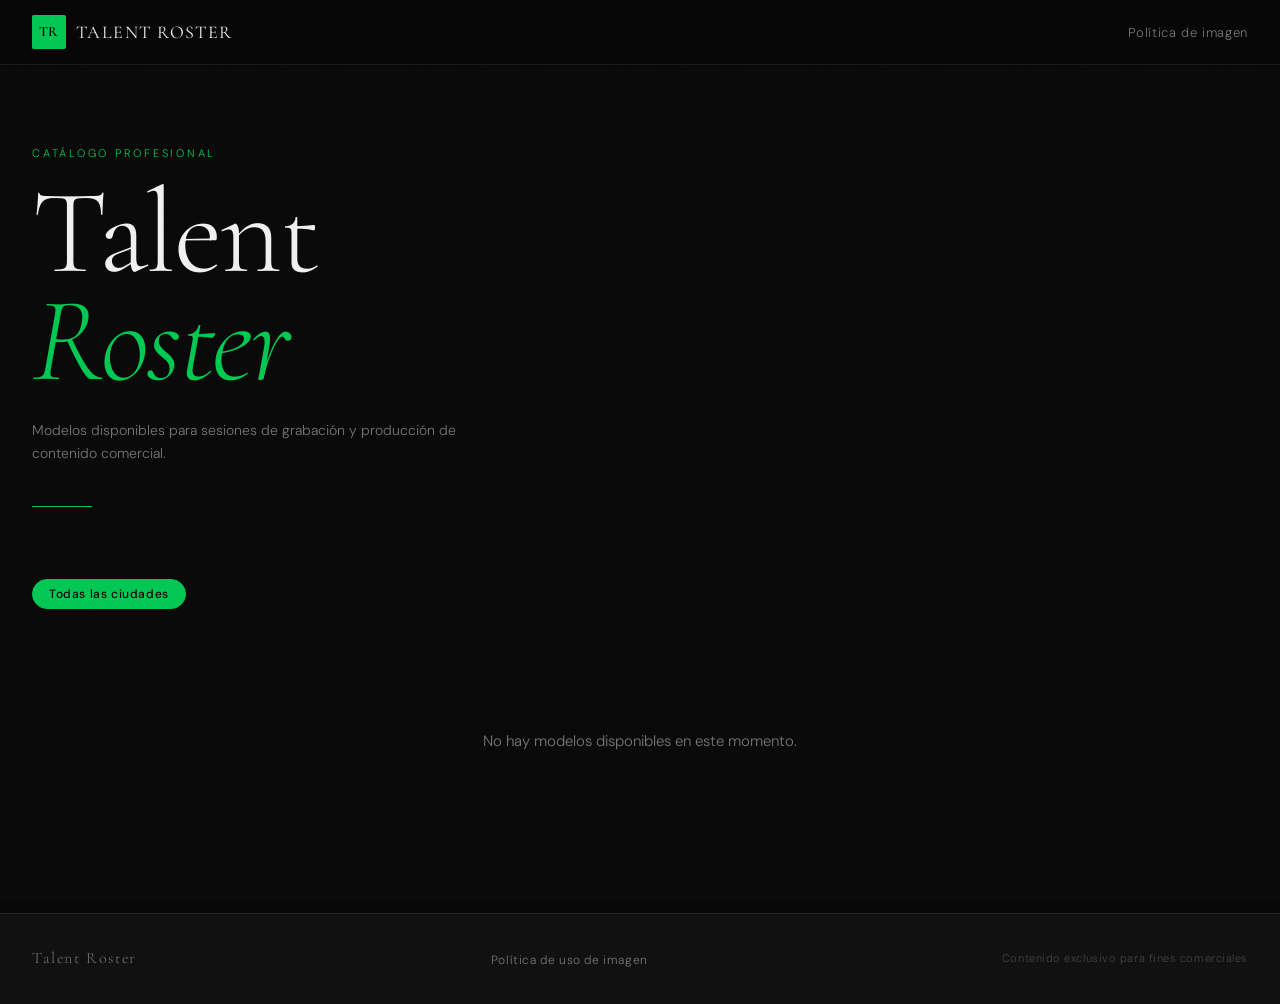
<file: index.html>
<!DOCTYPE html>
<html lang="es">
<head>
  <meta charset="UTF-8"/>
  <meta name="viewport" content="width=device-width, initial-scale=1.0"/>
  <title>Talent Roster</title>
  <link rel="preconnect" href="https://fonts.googleapis.com"/>
  <link rel="preconnect" href="https://fonts.gstatic.com" crossorigin/>
  <link href="https://fonts.googleapis.com/css2?family=Cormorant+Garamond:ital,wght@0,300;0,400;0,600;1,300;1,400&family=DM+Sans:wght@300;400;500&display=swap" rel="stylesheet"/>
  <link rel="stylesheet" href="css/style.css"/>
</head>
<body>

  <div class="noise"></div>

  <header class="site-header">
    <div class="header-inner">
      <div class="logo">
        <span class="logo-mark">TR</span>
        <span class="logo-text">Talent Roster</span>
      </div>
      <nav class="site-nav">
        <a href="pages/privacidad.html">Política de imagen</a>
      </nav>
    </div>
  </header>

  <main>
    <section class="hero">
      <div class="hero-label">Catálogo profesional</div>
      <h1 class="hero-title">Talent<br/><em>Roster</em></h1>
      <p class="hero-sub">Modelos disponibles para sesiones de grabación y producción de contenido comercial.</p>
      <div class="hero-line"></div>
    </section>

    <section class="filters">
      <div class="filters-inner">
        <button class="filter-btn active" data-city="all">Todas las ciudades</button>
        <div class="city-filters" id="cityFilters"></div>
      </div>
    </section>

    <section class="catalog" id="catalog">
      <div class="catalog-grid" id="catalogGrid">
        <!-- Cards generadas por JS -->
      </div>
      <div class="loading-state" id="loadingState">
        <div class="spinner"></div>
        <p>Cargando modelos...</p>
      </div>
      <div class="empty-state hidden" id="emptyState">
        <p>No hay modelos disponibles en este momento.</p>
      </div>
    </section>
  </main>

  <footer class="site-footer">
    <div class="footer-inner">
      <span class="footer-logo">Talent Roster</span>
      <div class="footer-links">
        <a href="pages/privacidad.html">Política de uso de imagen</a>
      </div>
      <span class="footer-copy">Contenido exclusivo para fines comerciales</span>
    </div>
  </footer>

  <script src="js/config.js"></script>
  <script src="js/supabase.js"></script>
  <script src="js/main.js"></script>
</body>
</html>
</file>
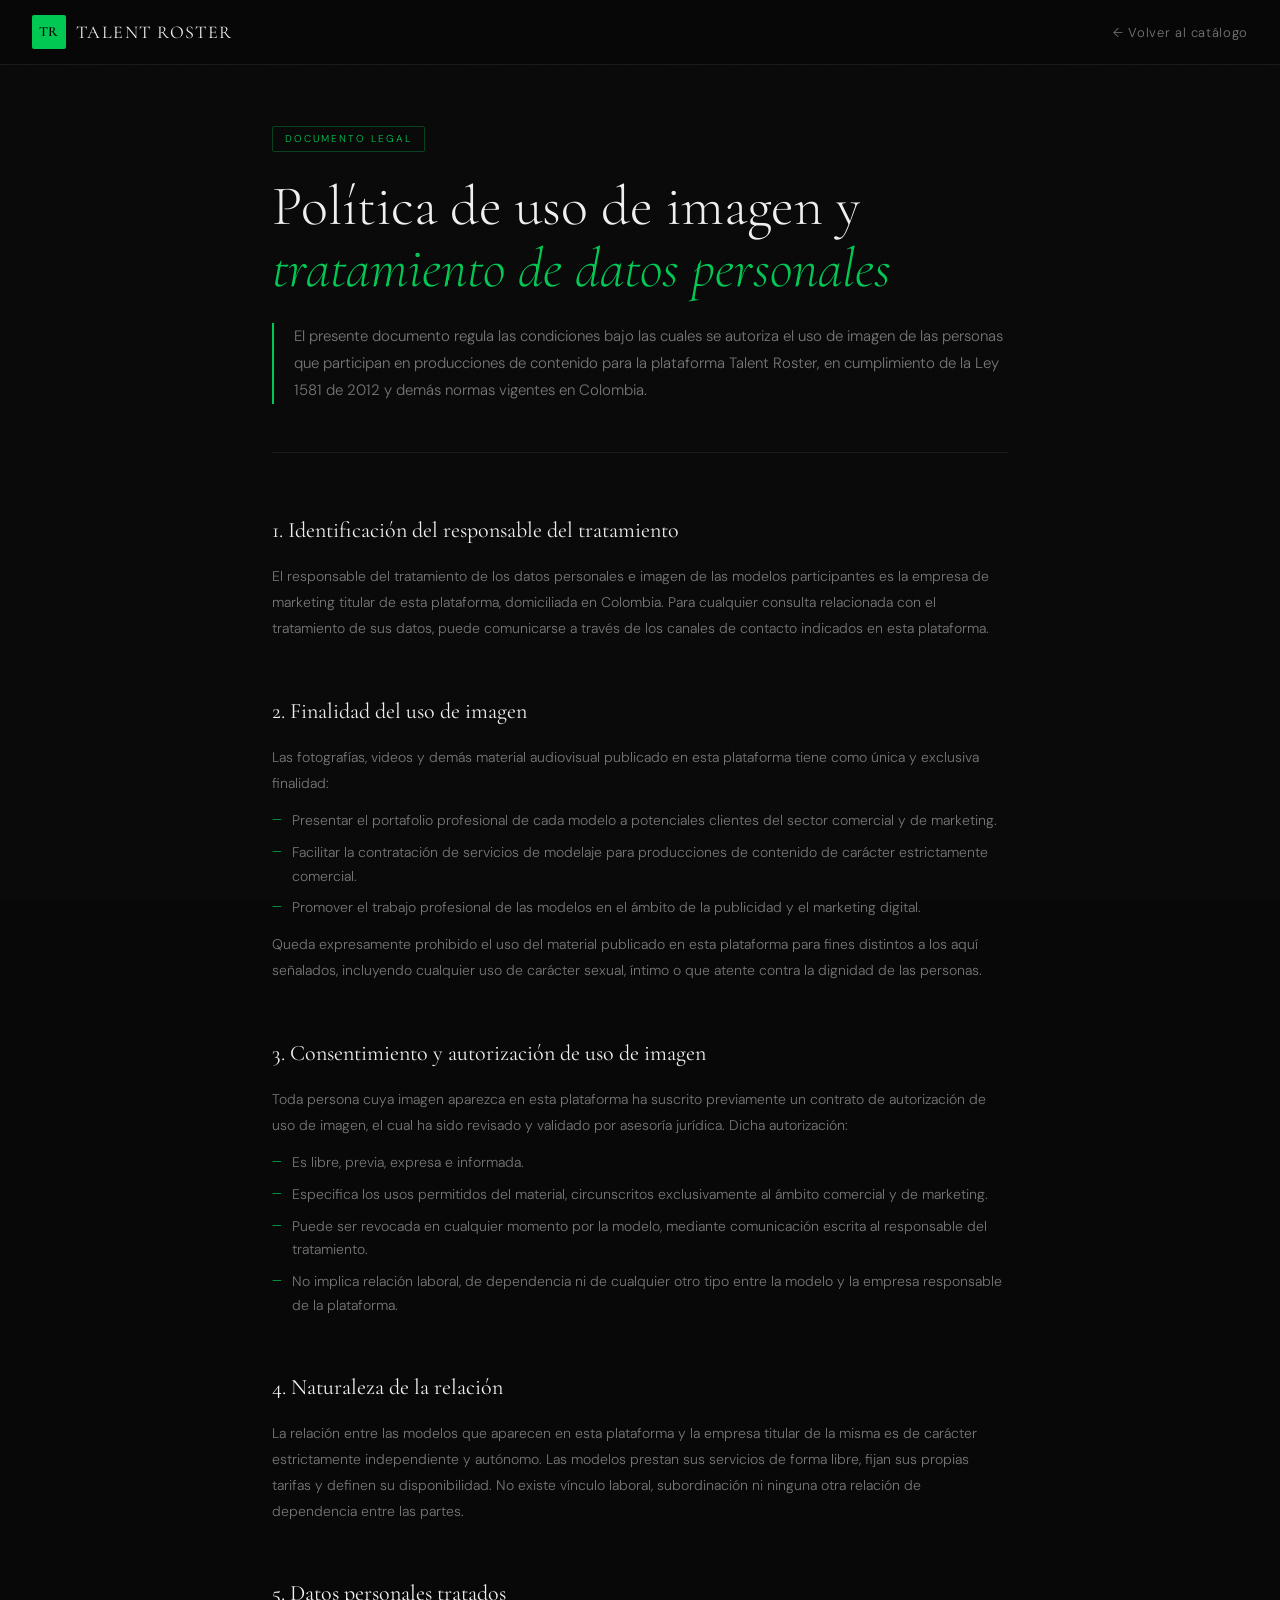
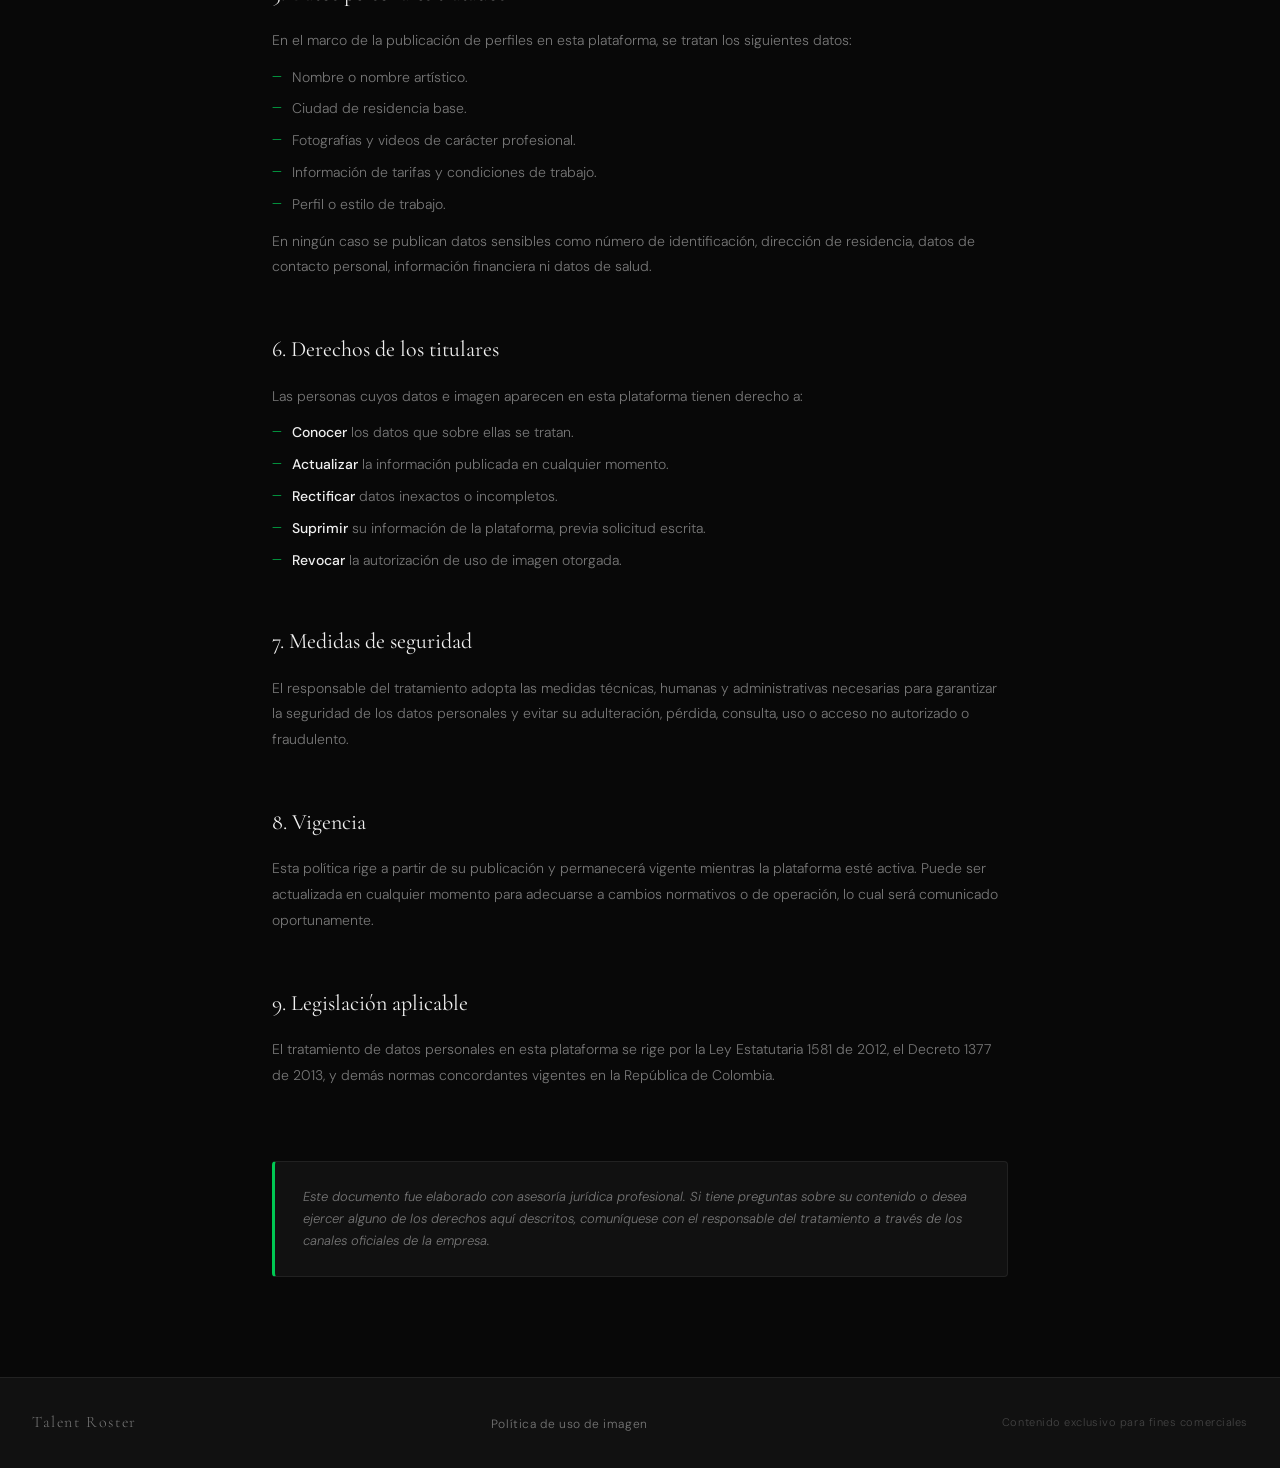
<file: pages/privacidad.html>
<!DOCTYPE html>
<html lang="es">
<head>
  <meta charset="UTF-8"/>
  <meta name="viewport" content="width=device-width, initial-scale=1.0"/>
  <title>Política de Uso de Imagen — Talent Roster</title>
  <link rel="preconnect" href="https://fonts.googleapis.com"/>
  <link rel="preconnect" href="https://fonts.gstatic.com" crossorigin/>
  <link href="https://fonts.googleapis.com/css2?family=Cormorant+Garamond:ital,wght@0,300;0,400;0,600;1,300;1,400&family=DM+Sans:wght@300;400;500&display=swap" rel="stylesheet"/>
  <link rel="stylesheet" href="../css/style.css"/>
  <link rel="stylesheet" href="../css/legal.css"/>
</head>
<body>

  <div class="noise"></div>

  <header class="site-header">
    <div class="header-inner">
      <div class="logo">
        <a href="../index.html" style="display:flex;align-items:center;gap:10px;text-decoration:none;">
          <span class="logo-mark">TR</span>
          <span class="logo-text">Talent Roster</span>
        </a>
      </div>
      <nav class="site-nav">
        <a href="../index.html" class="back-link">← Volver al catálogo</a>
      </nav>
    </div>
  </header>

  <main class="legal-main">
    <div class="legal-header">
      <div class="legal-tag">Documento legal</div>
      <h1>Política de uso de imagen y<br/><em>tratamiento de datos personales</em></h1>
      <p class="legal-intro">El presente documento regula las condiciones bajo las cuales se autoriza el uso de imagen de las personas que participan en producciones de contenido para la plataforma Talent Roster, en cumplimiento de la Ley 1581 de 2012 y demás normas vigentes en Colombia.</p>
    </div>

    <div class="legal-body">

      <div class="legal-section">
        <h2>1. Identificación del responsable del tratamiento</h2>
        <p>El responsable del tratamiento de los datos personales e imagen de las modelos participantes es la empresa de marketing titular de esta plataforma, domiciliada en Colombia. Para cualquier consulta relacionada con el tratamiento de sus datos, puede comunicarse a través de los canales de contacto indicados en esta plataforma.</p>
      </div>

      <div class="legal-section">
        <h2>2. Finalidad del uso de imagen</h2>
        <p>Las fotografías, videos y demás material audiovisual publicado en esta plataforma tiene como única y exclusiva finalidad:</p>
        <ul>
          <li>Presentar el portafolio profesional de cada modelo a potenciales clientes del sector comercial y de marketing.</li>
          <li>Facilitar la contratación de servicios de modelaje para producciones de contenido de carácter estrictamente comercial.</li>
          <li>Promover el trabajo profesional de las modelos en el ámbito de la publicidad y el marketing digital.</li>
        </ul>
        <p>Queda expresamente prohibido el uso del material publicado en esta plataforma para fines distintos a los aquí señalados, incluyendo cualquier uso de carácter sexual, íntimo o que atente contra la dignidad de las personas.</p>
      </div>

      <div class="legal-section">
        <h2>3. Consentimiento y autorización de uso de imagen</h2>
        <p>Toda persona cuya imagen aparezca en esta plataforma ha suscrito previamente un contrato de autorización de uso de imagen, el cual ha sido revisado y validado por asesoría jurídica. Dicha autorización:</p>
        <ul>
          <li>Es libre, previa, expresa e informada.</li>
          <li>Especifica los usos permitidos del material, circunscritos exclusivamente al ámbito comercial y de marketing.</li>
          <li>Puede ser revocada en cualquier momento por la modelo, mediante comunicación escrita al responsable del tratamiento.</li>
          <li>No implica relación laboral, de dependencia ni de cualquier otro tipo entre la modelo y la empresa responsable de la plataforma.</li>
        </ul>
      </div>

      <div class="legal-section">
        <h2>4. Naturaleza de la relación</h2>
        <p>La relación entre las modelos que aparecen en esta plataforma y la empresa titular de la misma es de carácter estrictamente independiente y autónomo. Las modelos prestan sus servicios de forma libre, fijan sus propias tarifas y definen su disponibilidad. No existe vínculo laboral, subordinación ni ninguna otra relación de dependencia entre las partes.</p>
      </div>

      <div class="legal-section">
        <h2>5. Datos personales tratados</h2>
        <p>En el marco de la publicación de perfiles en esta plataforma, se tratan los siguientes datos:</p>
        <ul>
          <li>Nombre o nombre artístico.</li>
          <li>Ciudad de residencia base.</li>
          <li>Fotografías y videos de carácter profesional.</li>
          <li>Información de tarifas y condiciones de trabajo.</li>
          <li>Perfil o estilo de trabajo.</li>
        </ul>
        <p>En ningún caso se publican datos sensibles como número de identificación, dirección de residencia, datos de contacto personal, información financiera ni datos de salud.</p>
      </div>

      <div class="legal-section">
        <h2>6. Derechos de los titulares</h2>
        <p>Las personas cuyos datos e imagen aparecen en esta plataforma tienen derecho a:</p>
        <ul>
          <li><strong>Conocer</strong> los datos que sobre ellas se tratan.</li>
          <li><strong>Actualizar</strong> la información publicada en cualquier momento.</li>
          <li><strong>Rectificar</strong> datos inexactos o incompletos.</li>
          <li><strong>Suprimir</strong> su información de la plataforma, previa solicitud escrita.</li>
          <li><strong>Revocar</strong> la autorización de uso de imagen otorgada.</li>
        </ul>
      </div>

      <div class="legal-section">
        <h2>7. Medidas de seguridad</h2>
        <p>El responsable del tratamiento adopta las medidas técnicas, humanas y administrativas necesarias para garantizar la seguridad de los datos personales y evitar su adulteración, pérdida, consulta, uso o acceso no autorizado o fraudulento.</p>
      </div>

      <div class="legal-section">
        <h2>8. Vigencia</h2>
        <p>Esta política rige a partir de su publicación y permanecerá vigente mientras la plataforma esté activa. Puede ser actualizada en cualquier momento para adecuarse a cambios normativos o de operación, lo cual será comunicado oportunamente.</p>
      </div>

      <div class="legal-section">
        <h2>9. Legislación aplicable</h2>
        <p>El tratamiento de datos personales en esta plataforma se rige por la Ley Estatutaria 1581 de 2012, el Decreto 1377 de 2013, y demás normas concordantes vigentes en la República de Colombia.</p>
      </div>

      <div class="legal-disclaimer">
        <p>Este documento fue elaborado con asesoría jurídica profesional. Si tiene preguntas sobre su contenido o desea ejercer alguno de los derechos aquí descritos, comuníquese con el responsable del tratamiento a través de los canales oficiales de la empresa.</p>
      </div>

    </div>
  </main>

  <footer class="site-footer">
    <div class="footer-inner">
      <span class="footer-logo">Talent Roster</span>
      <div class="footer-links">
        <a href="privacidad.html">Política de uso de imagen</a>
      </div>
      <span class="footer-copy">Contenido exclusivo para fines comerciales</span>
    </div>
  </footer>

  <script src="../js/config.js"></script>
</body>
</html>
</file>
<file: css/style.css>
/* =====================================================
   TALENT ROSTER — ESTILOS PRINCIPALES
   Paleta: oscuro elegante + verde #00c853
   ===================================================== */

*, *::before, *::after { box-sizing: border-box; margin: 0; padding: 0; }

:root {
  --verde: #00c853;
  --verde-dim: #00a844;
  --verde-glow: rgba(0, 200, 83, 0.15);
  --bg: #080808;
  --bg2: #111111;
  --bg3: #1a1a1a;
  --surface: #161616;
  --border: rgba(255,255,255,0.07);
  --border-hover: rgba(0,200,83,0.3);
  --text: #f0f0f0;
  --text-muted: #777;
  --text-dim: #444;
  --font-display: 'Cormorant Garamond', serif;
  --font-body: 'DM Sans', sans-serif;
  --radius: 4px;
  --radius-lg: 10px;
  --transition: 0.25s cubic-bezier(0.4, 0, 0.2, 1);
}

html { scroll-behavior: smooth; }

body {
  background: var(--bg);
  color: var(--text);
  font-family: var(--font-body);
  font-size: 15px;
  font-weight: 300;
  line-height: 1.6;
  min-height: 100vh;
}

/* Textura noise sutil */
.noise {
  position: fixed;
  inset: 0;
  pointer-events: none;
  z-index: 0;
  opacity: 0.03;
  background-image: url("data:image/svg+xml,%3Csvg viewBox='0 0 256 256' xmlns='http://www.w3.org/2000/svg'%3E%3Cfilter id='n'%3E%3CfeTurbulence type='fractalNoise' baseFrequency='0.9' numOctaves='4' stitchTiles='stitch'/%3E%3C/filter%3E%3Crect width='100%25' height='100%25' filter='url(%23n)'/%3E%3C/svg%3E");
  background-size: 200px;
}

/* ---- HEADER ---- */
.site-header {
  position: sticky;
  top: 0;
  z-index: 100;
  background: rgba(8,8,8,0.92);
  backdrop-filter: blur(12px);
  border-bottom: 1px solid var(--border);
}

.header-inner {
  max-width: 1280px;
  margin: 0 auto;
  padding: 0 32px;
  height: 64px;
  display: flex;
  align-items: center;
  justify-content: space-between;
}

.logo {
  display: flex;
  align-items: center;
  gap: 10px;
}

.logo-mark {
  width: 34px;
  height: 34px;
  background: var(--verde);
  color: #000;
  font-family: var(--font-display);
  font-weight: 600;
  font-size: 14px;
  display: flex;
  align-items: center;
  justify-content: center;
  border-radius: 2px;
  letter-spacing: 0.05em;
}

.logo-text {
  font-family: var(--font-display);
  font-size: 18px;
  font-weight: 400;
  color: var(--text);
  letter-spacing: 0.08em;
  text-transform: uppercase;
}

.site-nav a {
  color: var(--text-muted);
  text-decoration: none;
  font-size: 13px;
  letter-spacing: 0.05em;
  transition: color var(--transition);
}
.site-nav a:hover { color: var(--verde); }
.back-link { color: var(--text-muted); }

/* ---- HERO ---- */
.hero {
  max-width: 1280px;
  margin: 0 auto;
  padding: 80px 32px 40px;
  position: relative;
}

.hero-label {
  font-size: 11px;
  letter-spacing: 0.25em;
  text-transform: uppercase;
  color: var(--verde);
  margin-bottom: 16px;
}

.hero-title {
  font-family: var(--font-display);
  font-size: clamp(64px, 10vw, 120px);
  font-weight: 300;
  line-height: 0.9;
  color: var(--text);
  letter-spacing: -0.02em;
}

.hero-title em {
  font-style: italic;
  color: var(--verde);
}

.hero-sub {
  max-width: 480px;
  margin-top: 24px;
  color: var(--text-muted);
  font-size: 14px;
  line-height: 1.7;
}

.hero-line {
  width: 60px;
  height: 1px;
  background: var(--verde);
  margin-top: 40px;
}

/* ---- FILTROS ---- */
.filters {
  max-width: 1280px;
  margin: 0 auto;
  padding: 32px 32px 0;
}

.filters-inner {
  display: flex;
  gap: 8px;
  flex-wrap: wrap;
  align-items: center;
}

.filter-btn {
  background: transparent;
  border: 1px solid var(--border);
  color: var(--text-muted);
  padding: 6px 16px;
  border-radius: 100px;
  font-family: var(--font-body);
  font-size: 12px;
  letter-spacing: 0.05em;
  cursor: pointer;
  transition: all var(--transition);
}
.filter-btn:hover {
  border-color: var(--verde);
  color: var(--verde);
}
.filter-btn.active {
  background: var(--verde);
  border-color: var(--verde);
  color: #000;
  font-weight: 500;
}

/* ---- CATÁLOGO GRID ---- */
.catalog {
  max-width: 1280px;
  margin: 0 auto;
  padding: 40px 32px 80px;
}

.catalog-grid {
  display: grid;
  grid-template-columns: repeat(auto-fill, minmax(280px, 1fr));
  gap: 2px;
}

/* ---- MODEL CARD ---- */
.model-card {
  background: var(--surface);
  cursor: pointer;
  overflow: hidden;
  position: relative;
  animation: fadeUp 0.5s ease both;
  transition: transform var(--transition);
}
.model-card:hover { transform: translateY(-4px); }
.model-card:hover .card-overlay { opacity: 1; }
.model-card:hover .card-foto { transform: scale(1.04); }

@keyframes fadeUp {
  from { opacity: 0; transform: translateY(20px); }
  to   { opacity: 1; transform: translateY(0); }
}

.card-foto-wrap {
  position: relative;
  aspect-ratio: 3/4;
  overflow: hidden;
}

.card-foto {
  width: 100%;
  height: 100%;
  object-fit: cover;
  transition: transform 0.5s ease;
  display: block;
}

.card-overlay {
  position: absolute;
  inset: 0;
  background: rgba(0,200,83,0.12);
  display: flex;
  align-items: flex-end;
  padding: 20px;
  opacity: 0;
  transition: opacity var(--transition);
}

.card-cta {
  color: var(--verde);
  font-size: 13px;
  letter-spacing: 0.1em;
  text-transform: uppercase;
  font-weight: 500;
}

.card-estilo {
  position: absolute;
  top: 12px;
  left: 12px;
  background: rgba(0,0,0,0.75);
  border: 1px solid var(--verde);
  color: var(--verde);
  font-size: 10px;
  letter-spacing: 0.12em;
  text-transform: uppercase;
  padding: 4px 10px;
  border-radius: 2px;
}

.card-info {
  padding: 20px;
  background: var(--bg2);
  border-top: 1px solid var(--border);
}

.card-nombre {
  font-family: var(--font-display);
  font-size: 22px;
  font-weight: 400;
  color: var(--text);
  margin-bottom: 4px;
}

.card-ciudad {
  font-size: 12px;
  color: var(--text-muted);
  letter-spacing: 0.05em;
  margin-bottom: 16px;
}

.card-tarifas {
  display: flex;
  flex-direction: column;
  gap: 8px;
  margin-bottom: 14px;
}

.tarifa-item {
  display: flex;
  justify-content: space-between;
  align-items: baseline;
}

.tarifa-etiqueta {
  font-size: 11px;
  color: var(--text-dim);
  letter-spacing: 0.05em;
}

.tarifa-precio {
  font-size: 14px;
  color: var(--verde);
  font-weight: 500;
}

.card-tags { display: flex; gap: 6px; flex-wrap: wrap; }

.tag {
  font-size: 10px;
  letter-spacing: 0.06em;
  padding: 3px 9px;
  border-radius: 2px;
  text-transform: uppercase;
}

.tag-green {
  background: rgba(0,200,83,0.1);
  color: var(--verde);
  border: 1px solid rgba(0,200,83,0.25);
}

.tag-gray {
  background: rgba(255,255,255,0.04);
  color: var(--text-muted);
  border: 1px solid var(--border);
}

/* ---- ESTADOS ---- */
.loading-state {
  display: flex;
  flex-direction: column;
  align-items: center;
  gap: 16px;
  padding: 80px 0;
  color: var(--text-muted);
}

.spinner {
  width: 32px;
  height: 32px;
  border: 2px solid var(--border);
  border-top-color: var(--verde);
  border-radius: 50%;
  animation: spin 0.8s linear infinite;
}

@keyframes spin { to { transform: rotate(360deg); } }

.empty-state {
  text-align: center;
  padding: 80px 0;
  color: var(--text-muted);
}

.hidden { display: none !important; }

/* ---- FOOTER ---- */
.site-footer {
  border-top: 1px solid var(--border);
  background: var(--bg2);
}

.footer-inner {
  max-width: 1280px;
  margin: 0 auto;
  padding: 32px;
  display: flex;
  align-items: center;
  justify-content: space-between;
  flex-wrap: wrap;
  gap: 16px;
}

.footer-logo {
  font-family: var(--font-display);
  font-size: 16px;
  color: var(--text-muted);
  letter-spacing: 0.1em;
}

.footer-links a {
  color: var(--text-muted);
  text-decoration: none;
  font-size: 12px;
  letter-spacing: 0.05em;
  transition: color var(--transition);
}
.footer-links a:hover { color: var(--verde); }

.footer-copy {
  font-size: 11px;
  color: var(--text-dim);
  letter-spacing: 0.05em;
}

/* ---- RESPONSIVE ---- */
@media (max-width: 768px) {
  .header-inner { padding: 0 20px; }
  .hero { padding: 48px 20px 32px; }
  .hero-title { font-size: 64px; }
  .catalog { padding: 32px 20px 60px; }
  .catalog-grid { grid-template-columns: repeat(auto-fill, minmax(240px, 1fr)); gap: 1px; }
  .filters { padding: 24px 20px 0; }
  .footer-inner { padding: 24px 20px; flex-direction: column; align-items: flex-start; }
}

@media (max-width: 480px) {
  .catalog-grid { grid-template-columns: 1fr 1fr; }
  .hero-title { font-size: 48px; }
}
</file>
<file: css/legal.css>
/* =====================================================
   PÁGINA LEGAL — POLÍTICA DE USO DE IMAGEN
   ===================================================== */

.legal-main {
  max-width: 800px;
  margin: 0 auto;
  padding: 60px 32px 100px;
}

.legal-header {
  margin-bottom: 60px;
  padding-bottom: 48px;
  border-bottom: 1px solid var(--border);
}

.legal-tag {
  display: inline-block;
  font-size: 10px;
  letter-spacing: 0.2em;
  text-transform: uppercase;
  color: var(--verde);
  border: 1px solid rgba(0,200,83,0.3);
  padding: 4px 12px;
  border-radius: 2px;
  margin-bottom: 24px;
}

.legal-header h1 {
  font-family: var(--font-display);
  font-size: clamp(36px, 6vw, 56px);
  font-weight: 300;
  line-height: 1.1;
  color: var(--text);
  margin-bottom: 24px;
}

.legal-header h1 em {
  font-style: italic;
  color: var(--verde);
}

.legal-intro {
  font-size: 15px;
  color: var(--text-muted);
  line-height: 1.8;
  border-left: 2px solid var(--verde);
  padding-left: 20px;
}

.legal-body {
  display: flex;
  flex-direction: column;
  gap: 40px;
}

.legal-section h2 {
  font-family: var(--font-display);
  font-size: 22px;
  font-weight: 400;
  color: var(--text);
  margin-bottom: 16px;
}

.legal-section p {
  font-size: 14px;
  color: var(--text-muted);
  line-height: 1.85;
  margin-bottom: 12px;
}

.legal-section ul {
  list-style: none;
  padding: 0;
  margin: 12px 0;
  display: flex;
  flex-direction: column;
  gap: 8px;
}

.legal-section ul li {
  font-size: 14px;
  color: var(--text-muted);
  line-height: 1.7;
  padding-left: 20px;
  position: relative;
}

.legal-section ul li::before {
  content: '—';
  position: absolute;
  left: 0;
  color: var(--verde);
  font-size: 12px;
}

.legal-section strong {
  color: var(--text);
  font-weight: 500;
}

.legal-disclaimer {
  margin-top: 20px;
  padding: 24px 28px;
  background: var(--bg2);
  border: 1px solid var(--border);
  border-left: 3px solid var(--verde);
  border-radius: var(--radius);
}

.legal-disclaimer p {
  font-size: 13px;
  color: var(--text-muted);
  line-height: 1.7;
  margin: 0;
  font-style: italic;
}

@media (max-width: 600px) {
  .legal-main { padding: 40px 20px 80px; }
  .legal-header h1 { font-size: 36px; }
}
</file>
